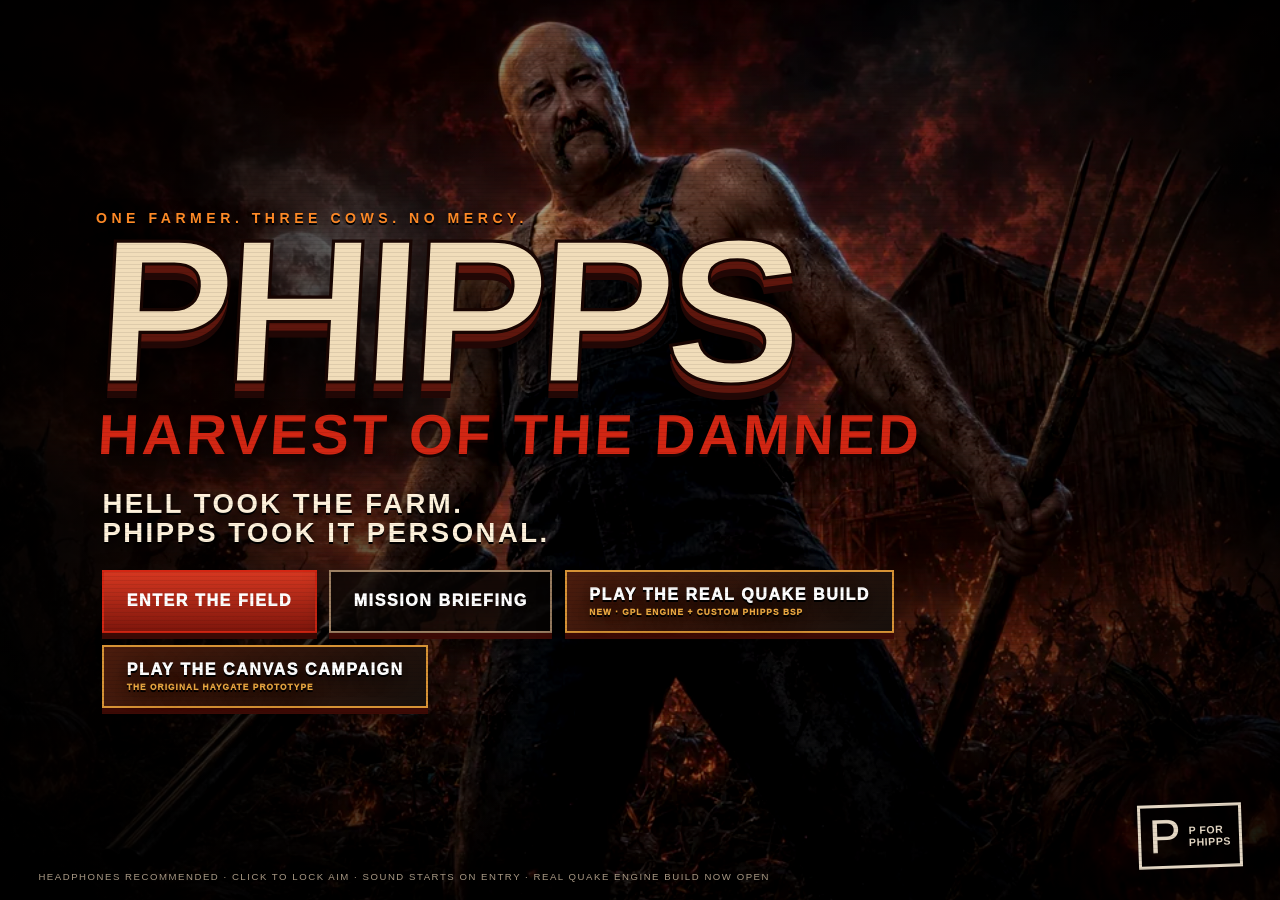
<file: index.html>
<!doctype html>
<html lang="en">
<head>
  <meta charset="utf-8">
  <meta name="viewport" content="width=device-width, initial-scale=1, viewport-fit=cover">
  <meta name="theme-color" content="#080403">
  <meta name="description" content="Phipps: Harvest of the Damned — an original browser FPS about one farmer, three cows, and a very bad night.">
  <title>Phipps: Harvest of the Damned</title>
  <link rel="stylesheet" href="style.css">
</head>
<body>
  <main id="app">
    <section id="title-screen" class="screen active" aria-labelledby="game-title">
      <div class="title-art" aria-hidden="true"></div>
      <div class="title-vignette" aria-hidden="true"></div>
      <div class="title-content">
        <p class="eyebrow">ONE FARMER. THREE COWS. NO MERCY.</p>
        <h1 id="game-title"><span>PHIPPS</span><small>HARVEST OF THE DAMNED</small></h1>
        <p class="tagline">HELL TOOK THE FARM.<br>PHIPPS TOOK IT PERSONAL.</p>
        <div class="title-actions">
          <button id="start-button" class="blood-button">ENTER THE FIELD</button>
          <button id="briefing-button" class="ghost-button">MISSION BRIEFING</button>
          <a class="campaign-button" href="quake/"><span>PLAY THE REAL QUAKE BUILD</span><small>NEW · GPL ENGINE + CUSTOM PHIPPS BSP</small></a>
          <a class="campaign-button" href="campaign.html"><span>PLAY THE CANVAS CAMPAIGN</span><small>THE ORIGINAL HAYGATE PROTOTYPE</small></a>
        </div>
      </div>
      <div class="rating-stamp" aria-hidden="true"><strong>P</strong><span>P FOR<br>PHIPPS</span></div>
      <p class="boot-note">HEADPHONES RECOMMENDED · CLICK TO LOCK AIM · SOUND STARTS ON ENTRY · REAL QUAKE ENGINE BUILD NOW OPEN</p>
    </section>

    <section id="game-screen" class="screen" aria-label="Game">
      <div id="game-shell">
        <canvas id="game" width="960" height="540" tabindex="0" aria-label="First-person game view"></canvas>
        <div class="scanlines" aria-hidden="true"></div>
        <div id="damage-flash" aria-hidden="true"></div>
        <div id="crosshair" aria-hidden="true"><i></i><i></i></div>
        <div id="boss-bar" class="hidden" aria-live="polite">
          <span>THE INFERNAL COMBINE</span>
          <div><i id="boss-health"></i></div>
        </div>
        <div id="dialogue" class="hidden" aria-live="polite">
          <strong>PHIPPS</strong><span id="dialogue-text"></span>
        </div>
        <div id="objective">FIND THE HERD. CLEANSE THE FIELD.</div>
        <div id="hud" aria-label="Player status">
          <div class="hud-identity">
            <img src="assets/phipps.png" alt="Phipps">
            <div><span class="hud-label">PHIPPS</span><strong id="health">100</strong><small>VITALITY</small></div>
          </div>
          <div class="hud-ammo"><span class="hud-label">12 GAUGE</span><strong id="ammo">12</strong><small>SHELLS</small></div>
          <div class="hud-mission">
            <div><span>COWS</span><strong id="cows">0 / 3</strong></div>
            <div><span>CLEANSED</span><strong id="kills">0 / 10</strong></div>
          </div>
        </div>
        <button id="sound-toggle" aria-label="Mute sound" title="Mute sound">SOUND: ON</button>
        <button id="pause-button" aria-label="Pause game" title="Pause game">II</button>
      </div>

      <div id="touch-controls" aria-label="Touch controls">
        <div class="touch-pad">
          <button data-control="forward" aria-label="Move forward">▲</button>
          <div><button data-control="left" aria-label="Turn left">◀</button><button data-control="back" aria-label="Move backward">▼</button><button data-control="right" aria-label="Turn right">▶</button></div>
        </div>
        <button id="touch-fire" aria-label="Fire shotgun">FIRE</button>
      </div>
      <p class="controls-copy"><b>WASD</b> MOVE · <b>MOUSE / ARROWS</b> AIM · <b>CLICK / SPACE</b> FIRE · <b>ESC</b> PAUSE</p>
    </section>

    <div id="briefing" class="modal hidden" role="dialog" aria-modal="true" aria-labelledby="briefing-title">
      <div class="modal-panel dossier">
        <button class="modal-close" aria-label="Close briefing">×</button>
        <p class="eyebrow">INCIDENT REPORT · 03:17 AM</p>
        <h2 id="briefing-title">THE SOUTH FIELD HAS GONE TO HELL.</h2>
        <div class="briefing-grid">
          <img src="assets/phipps.png" alt="Phipps, farmer and last line of defense">
          <div>
            <p>The pumpkins are screaming. The scarecrows are walking. Something stole all three cows and parked an infernal combine beyond the south fence.</p>
            <ul>
              <li>Recover the herd.</li>
              <li>Cleanse ten field abominations.</li>
              <li>Turn off the combine. Permanently.</li>
            </ul>
            <blockquote>“I’m like you. I was trying to get some sleep.”</blockquote>
          </div>
        </div>
        <button id="briefing-start" class="blood-button">AH HELL. LET'S GO.</button>
      </div>
    </div>

    <div id="pause-overlay" class="modal hidden" role="dialog" aria-modal="true" aria-labelledby="pause-title">
      <div class="modal-panel compact">
        <p class="eyebrow">FIELD OPERATIONS SUSPENDED</p>
        <h2 id="pause-title">PAUSED</h2>
        <button id="resume-button" class="blood-button">GET BACK TO WORK</button>
        <button id="quit-button" class="ghost-button">RETURN TO TITLE</button>
      </div>
    </div>

    <div id="end-screen" class="screen" aria-live="assertive">
      <div class="end-art"></div>
      <div class="end-copy">
        <p class="eyebrow" id="end-eyebrow">THE FARM REMEMBERS</p>
        <h2 id="end-title">DAWN OVER PHIPPS FARM</h2>
        <p id="end-text"></p>
        <div id="end-stats"></div>
        <button id="restart-button" class="blood-button">WORK ANOTHER SHIFT</button>
        <button id="end-title-button" class="ghost-button">RETURN TO TITLE</button>
      </div>
    </div>
  </main>
  <script src="game.js"></script>
</body>
</html>
</file>
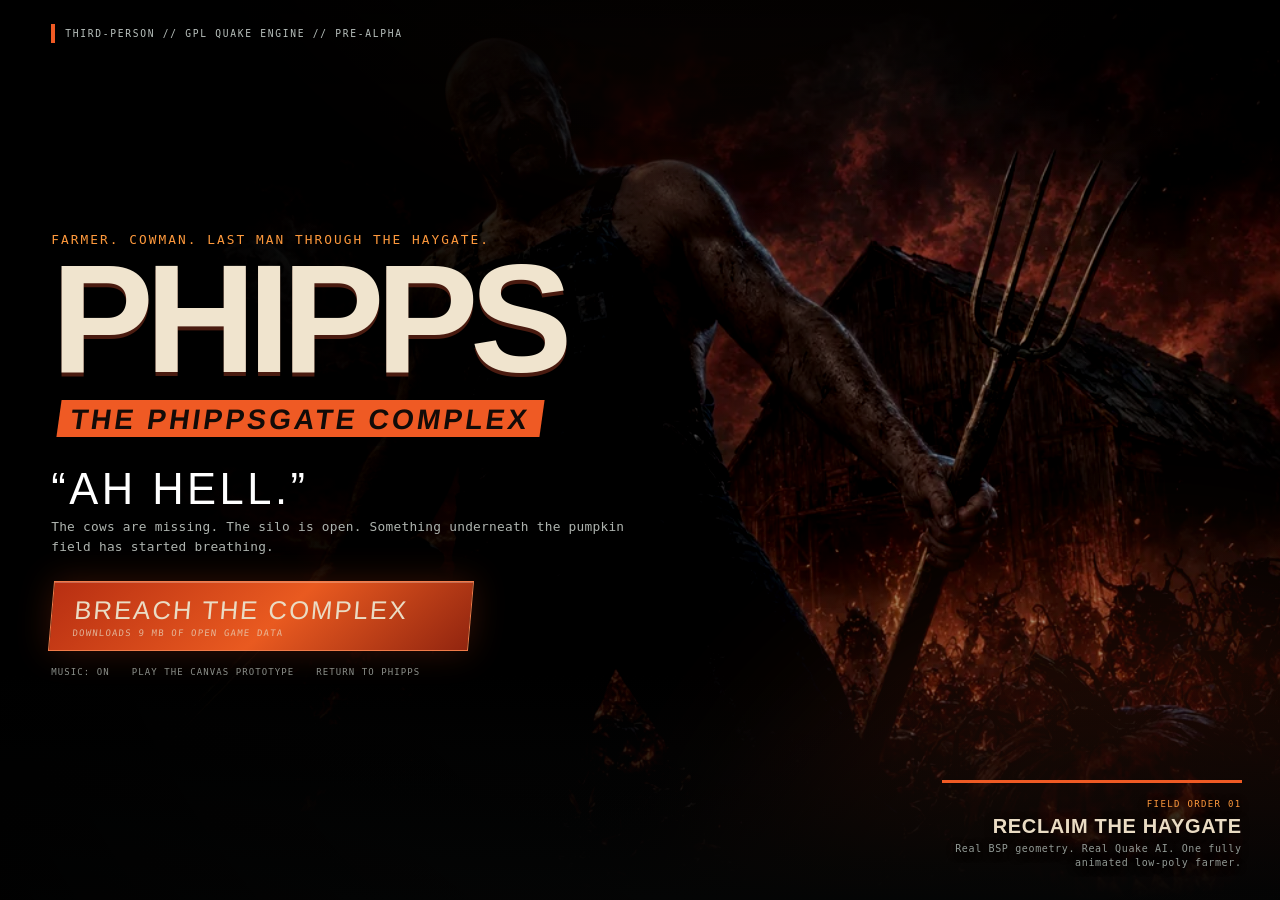
<file: quake/index.html>
<!doctype html>
<html lang="en">
<head>
  <meta charset="utf-8">
  <meta name="viewport" content="width=device-width, initial-scale=1, viewport-fit=cover">
  <meta name="theme-color" content="#090b0a">
  <meta name="description" content="Phipps: The Phippsgate Complex — a custom browser game built on the GPL Quake engine.">
  <title>Phipps: The Phippsgate Complex</title>
  <link rel="stylesheet" href="style.css?v=3">
</head>
<body>
  <main id="app">
    <section id="titleScreen" class="title-screen" aria-labelledby="gameTitle">
      <div class="smoke smoke-one"></div>
      <div class="smoke smoke-two"></div>
      <div class="title-art" aria-hidden="true"></div>
      <div class="vignette" aria-hidden="true"></div>

      <div class="classification">THIRD-PERSON // GPL QUAKE ENGINE // PRE-ALPHA</div>
      <div class="title-lockup">
        <p class="eyebrow">FARMER. COWMAN. LAST MAN THROUGH THE HAYGATE.</p>
        <h1 id="gameTitle"><span>PHIPPS</span><small>THE PHIPPSGATE COMPLEX</small></h1>
        <p class="opening-line">“AH HELL.”</p>
        <p class="mission">The cows are missing. The silo is open. Something underneath the pumpkin field has started breathing.</p>
        <button id="startButton" class="start-button" type="button">
          <span>BREACH THE COMPLEX</span>
          <small>DOWNLOADS 9 MB OF OPEN GAME DATA</small>
        </button>
        <div class="title-actions">
          <button id="musicButton" class="utility-button" type="button" aria-pressed="false">MUSIC: ON</button>
          <a href="../campaign.html">PLAY THE CANVAS PROTOTYPE</a>
          <a href="../">RETURN TO PHIPPS</a>
        </div>
      </div>

      <aside class="intel">
        <span>FIELD ORDER 01</span>
        <strong>RECLAIM THE HAYGATE</strong>
        <p>Real BSP geometry. Real Quake AI. One fully animated low-poly farmer.</p>
      </aside>
    </section>

    <section id="loadingScreen" class="loading-screen" hidden aria-live="polite">
      <div class="loader-mark">P</div>
      <p id="statusLabel">WAKING THE OLD ENGINE…</p>
      <div class="progress-track"><div id="progressBar"></div></div>
      <p id="statusDetail">Preparing Phippsgate delivery system</p>
    </section>

    <section id="gameShell" class="game-shell" hidden>
      <div class="game-frame">
        <canvas id="canvas" width="1280" height="720" tabindex="0" aria-label="Phippsgate third-person game view"></canvas>
        <textarea id="output" readonly spellcheck="false" aria-label="Quake console output"></textarea>
        <div class="scanlines" aria-hidden="true"></div>

        <aside class="phipps-hud" aria-label="Phipps status">
          <img src="../assets/phipps.png" alt="">
          <div><span>OPERATIVE</span><strong>PHIPPS</strong><em>“AH HELL.”</em></div>
        </aside>

        <div class="engine-stamp">QWASM // LQ // PHIPPS-01</div>
        <button id="gameMusicButton" class="game-music" type="button">♫</button>
      </div>
      <p id="captureHint" class="capture-hint">WASD MOVE · MOUSE AIM · CLICK FIRE · CLICK VIEW TO CAPTURE · ESC RELEASE</p>
    </section>

    <section id="errorScreen" class="error-screen" hidden>
      <p class="eyebrow">THE HAYGATE FAILED TO OPEN</p>
      <h2>AH HELL.</h2>
      <p id="errorMessage">The engine could not be started.</p>
      <button id="retryButton" class="start-button" type="button"><span>TRY IT AGAIN</span></button>
    </section>
  </main>

  <audio id="music" preload="auto"></audio>
  <a id="exportFile" hidden></a>
  <script type="module" src="main.js?v=20"></script>
</body>
</html>
</file>
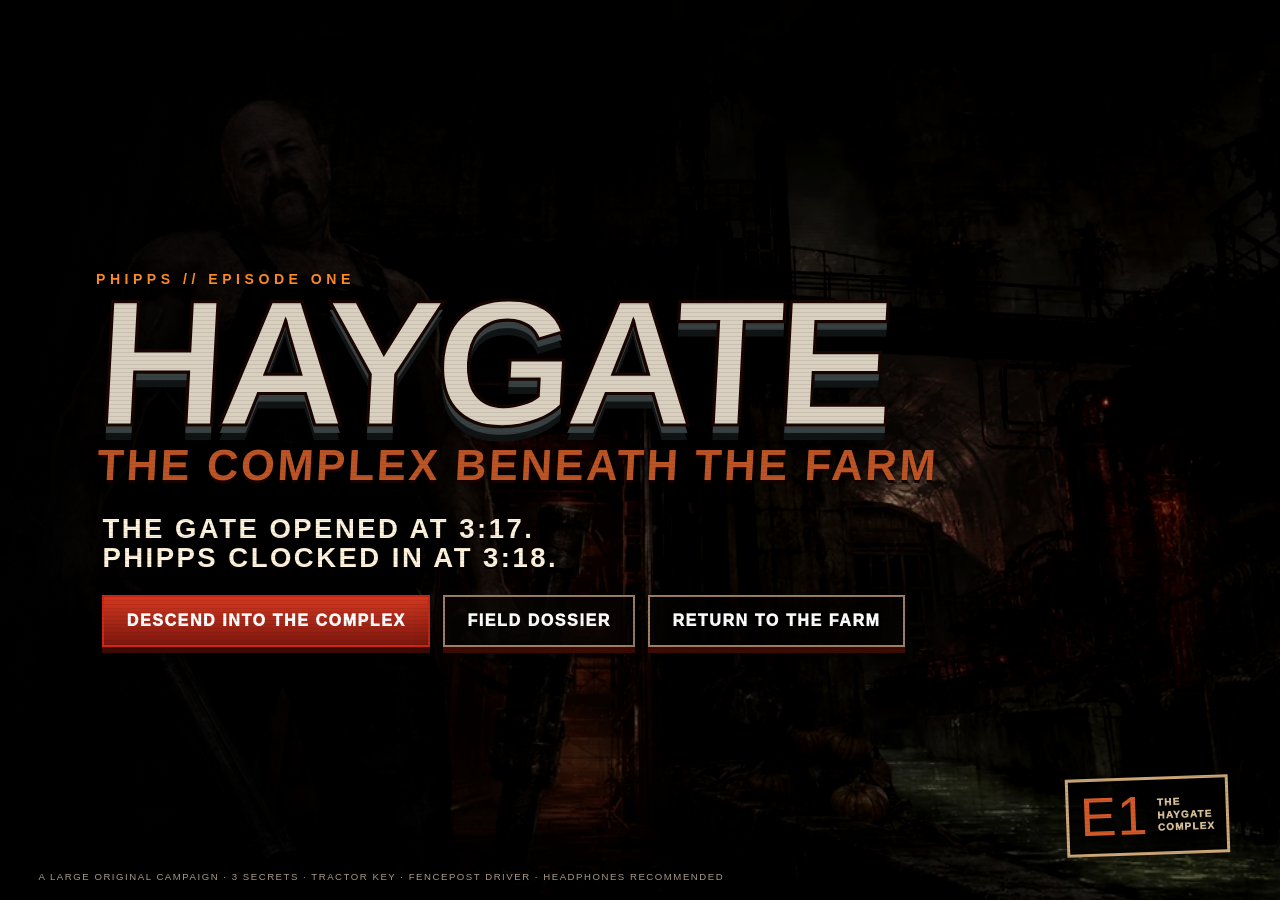
<file: campaign.html>
<!doctype html>
<html lang="en">
<head>
  <meta charset="utf-8">
  <meta name="viewport" content="width=device-width, initial-scale=1, viewport-fit=cover">
  <meta name="theme-color" content="#080707">
  <meta name="description" content="Phipps: The Haygate Complex — an original Quake-inspired browser FPS campaign.">
  <title>Phipps // The Haygate Complex</title>
  <link rel="stylesheet" href="style.css">
  <link rel="stylesheet" href="campaign.css">
</head>
<body class="campaign-page">
  <main id="app">
    <section id="title-screen" class="screen active" aria-labelledby="campaign-title">
      <div class="campaign-art" aria-hidden="true"></div>
      <div class="title-vignette" aria-hidden="true"></div>
      <div class="title-content campaign-title-copy">
        <p class="eyebrow">PHIPPS // EPISODE ONE</p>
        <h1 id="campaign-title"><span>HAYGATE</span><small>THE COMPLEX BENEATH THE FARM</small></h1>
        <p class="tagline">THE GATE OPENED AT 3:17.<br>PHIPPS CLOCKED IN AT 3:18.</p>
        <div class="title-actions">
          <button id="start-button" class="blood-button">DESCEND INTO THE COMPLEX</button>
          <button id="briefing-button" class="ghost-button">FIELD DOSSIER</button>
          <a href="index.html" class="ghost-button title-link">RETURN TO THE FARM</a>
        </div>
      </div>
      <div class="episode-stamp"><b>E1</b><span>THE<br>HAYGATE<br>COMPLEX</span></div>
      <p class="boot-note">A LARGE ORIGINAL CAMPAIGN · 3 SECRETS · TRACTOR KEY · FENCEPOST DRIVER · HEADPHONES RECOMMENDED</p>
    </section>

    <section id="game-screen" class="screen" aria-label="The Haygate Complex game">
      <div id="game-shell">
        <canvas id="game" width="960" height="540" tabindex="0" aria-label="First-person campaign view"></canvas>
        <div class="scanlines" aria-hidden="true"></div>
        <div id="damage-flash" aria-hidden="true"></div>
        <div id="water-tint" aria-hidden="true"></div>
        <div id="crosshair" aria-hidden="true"><i></i><i></i></div>
        <div id="boss-bar" class="hidden"><span>THE GATE WARDEN</span><div><i id="boss-health"></i></div></div>
        <div id="dialogue" class="hidden" aria-live="polite"><strong>PHIPPS</strong><span id="dialogue-text"></span></div>
        <div id="use-prompt" class="hidden" aria-live="polite">E · USE</div>
        <div id="objective">ENTER THE HAYGATE COMPLEX</div>
        <div id="campaign-hud" aria-label="Campaign status">
          <div class="campaign-vitals"><img src="assets/phipps.png" alt="Phipps"><div><span>VITALITY</span><strong id="health">100</strong><i><b id="health-bar"></b></i></div></div>
          <div class="campaign-weapon"><span id="weapon-name">DOUBLE BARREL</span><strong id="ammo">16</strong><small id="ammo-name">SHELLS</small></div>
          <div class="campaign-inventory">
            <div id="key-indicator"><span>TRACTOR KEY</span><strong>—</strong></div>
            <div><span>CLEANSED</span><strong id="kills">0 / 22</strong></div>
            <div><span>SECRETS</span><strong id="secrets">0 / 3</strong></div>
          </div>
        </div>
        <div id="weapon-switch"><span>1 · BOOMSTICK</span><span>2 · POST DRIVER</span></div>
        <button id="sound-toggle" aria-label="Mute sound">SOUND: ON</button>
        <button id="pause-button" aria-label="Pause game">II</button>
      </div>
      <div id="touch-controls" aria-label="Touch controls">
        <div class="touch-pad"><button data-control="forward" aria-label="Move forward">▲</button><div><button data-control="left" aria-label="Turn left">◀</button><button data-control="back" aria-label="Move backward">▼</button><button data-control="right" aria-label="Turn right">▶</button></div></div>
        <div class="touch-actions"><button id="touch-use" aria-label="Use or open">USE</button><button id="touch-switch" aria-label="Switch weapon">SWAP</button><button id="touch-fire" aria-label="Fire weapon">FIRE</button></div>
      </div>
      <p class="controls-copy"><b>WASD</b> MOVE · <b>MOUSE</b> AIM · <b>CLICK</b> FIRE · <b>E</b> USE · <b>1 / 2</b> WEAPONS · <b>ESC</b> PAUSE</p>
    </section>

    <div id="briefing" class="modal hidden" role="dialog" aria-modal="true" aria-labelledby="briefing-title">
      <div class="modal-panel dossier campaign-dossier">
        <button class="modal-close" aria-label="Close dossier">×</button>
        <p class="eyebrow">PHIPPS AGRICULTURAL INCIDENT COMMAND</p>
        <h2 id="briefing-title">THE HAYGATE COMPLEX</h2>
        <div class="briefing-grid">
          <img src="assets/phipps.png" alt="Phipps">
          <div>
            <p>A prehuman machine has awakened beneath the milking shed. It is pumping something red through the irrigation system, and Cow Seven has gone through the gate.</p>
            <ul>
              <li>Cross the condemned processing wing.</li>
              <li>Recover the brass tractor key.</li>
              <li>Restart the freight elevator.</li>
              <li>Kill the Gate Warden and close the Haygate.</li>
            </ul>
            <blockquote>“I’m like you. I also dislike unauthorized excavation.”</blockquote>
          </div>
        </div>
        <button id="briefing-start" class="blood-button">AH HELL. OPEN THE HATCH.</button>
      </div>
    </div>

    <div id="pause-overlay" class="modal hidden" role="dialog" aria-modal="true" aria-labelledby="pause-title">
      <div class="modal-panel compact"><p class="eyebrow">SHIFT INTERRUPTED</p><h2 id="pause-title">PAUSED</h2><button id="resume-button" class="blood-button">CONTINUE DESCENT</button><button id="restart-button" class="ghost-button">RESTART COMPLEX</button><a class="ghost-button pause-link" href="index.html">RETURN TO FARM</a></div>
    </div>

    <div id="end-screen" class="screen" aria-live="assertive">
      <div class="campaign-art end-art"></div>
      <div class="end-copy"><p class="eyebrow" id="end-eyebrow">E1 COMPLETE</p><h2 id="end-title">THE HAYGATE IS SILENT</h2><p id="end-text"></p><div id="end-stats"></div><button id="end-restart" class="blood-button">RUN THE COMPLEX AGAIN</button><a href="index.html" class="ghost-button title-link">RETURN TO THE FARM</a></div>
    </div>
  </main>
  <script src="campaign.js"></script>
</body>
</html>
</file>
<file: style.css>
:root {
  --black: #050403;
  --coal: #100b08;
  --bone: #e8d9bd;
  --rust: #a32e18;
  --blood: #d22613;
  --ember: #ff8a27;
  --mud: #3b2418;
}

* { box-sizing: border-box; }

html, body { width: 100%; min-height: 100%; margin: 0; background: #000; color: var(--bone); }

body {
  overflow: hidden;
  font-family: "Arial Narrow", "Roboto Condensed", Arial, sans-serif;
  letter-spacing: .035em;
}

button { font: inherit; }

.screen {
  position: fixed;
  inset: 0;
  display: none;
  background: var(--black);
}

.screen.active { display: flex; }
.hidden { display: none !important; }

#title-screen {
  align-items: center;
  justify-content: center;
  isolation: isolate;
  overflow: hidden;
}

.title-art, .end-art {
  position: absolute;
  inset: -3%;
  z-index: -3;
  background: #160906 url("assets/title-key-art.webp") center 35% / cover no-repeat;
  filter: saturate(.92) contrast(1.14) brightness(.72);
  animation: title-breathe 14s ease-in-out infinite alternate;
}

.title-vignette {
  position: absolute;
  inset: 0;
  z-index: -2;
  background:
    radial-gradient(circle at 50% 45%, transparent 10%, rgba(0,0,0,.28) 55%, #000 105%),
    linear-gradient(90deg, rgba(0,0,0,.85), transparent 45%, rgba(0,0,0,.18));
}

#title-screen::after, #end-screen::after {
  content: "";
  position: absolute;
  inset: 0;
  pointer-events: none;
  background-image: repeating-linear-gradient(0deg, transparent 0 3px, rgba(0,0,0,.16) 4px);
  mix-blend-mode: multiply;
}

.title-content {
  width: min(93vw, 1240px);
  padding: 5vh 4vw;
  margin-top: 2vh;
  text-align: left;
  text-shadow: 0 4px 18px #000, 0 2px 0 #000;
}

.eyebrow {
  margin: 0 0 .55rem;
  color: var(--ember);
  font-size: clamp(.65rem, 1.1vw, .9rem);
  font-weight: 900;
  letter-spacing: .32em;
  text-transform: uppercase;
}

h1 {
  max-width: 900px;
  margin: 0;
  font-family: Impact, Haettenschweiler, "Arial Narrow Bold", sans-serif;
  font-weight: 900;
  line-height: .75;
  text-transform: uppercase;
  transform: skew(-3deg);
}

h1 > span {
  display: block;
  color: #f1ddba;
  font-size: clamp(5.8rem, 16vw, 13.5rem);
  letter-spacing: -.045em;
  -webkit-text-stroke: clamp(1px, .25vw, 4px) #180502;
  text-shadow: 0 .045em 0 #5e160d, 0 .08em 0 #220705, 0 .15em .18em #000;
}

h1 small {
  display: block;
  margin: .34em 0 0 .12em;
  color: var(--blood);
  font-size: clamp(1.6rem, 4.4vw, 3.8rem);
  letter-spacing: .06em;
  line-height: .95;
  text-shadow: 0 3px 0 #160302, 0 7px 20px #000;
}

.tagline {
  margin: 1.8rem 0 1.4rem .4rem;
  color: #fff2dc;
  font-size: clamp(1rem, 2.15vw, 1.75rem);
  font-weight: 900;
  line-height: 1.05;
  letter-spacing: .09em;
}

.title-actions { display: flex; flex-wrap: wrap; gap: .8rem; margin-left: .4rem; }

.blood-button, .ghost-button, .campaign-button {
  min-height: 52px;
  padding: .85rem 1.4rem;
  border: 2px solid var(--blood);
  border-radius: 0;
  color: white;
  font-weight: 950;
  letter-spacing: .1em;
  text-transform: uppercase;
  cursor: pointer;
  text-decoration: none;
  box-shadow: 0 6px 0 #3d0a05, 0 11px 24px rgba(0,0,0,.55);
  transition: transform .12s, filter .12s, background .12s;
}

.blood-button { background: linear-gradient(#d53720, #7f160c); }
.ghost-button { background: rgba(8,5,4,.74); border-color: #9d8063; }
.campaign-button { display: inline-flex; flex-direction: column; justify-content: center; border-color: #d69235; background: linear-gradient(135deg, #4b1c0d, #17100c); }
.campaign-button small { margin-top: .2rem; color: #e9a640; font-size: .52rem; letter-spacing: .13em; }
.blood-button:hover, .ghost-button:hover, .campaign-button:hover { filter: brightness(1.22); transform: translateY(-2px); }
.blood-button:active, .ghost-button:active, .campaign-button:active { transform: translateY(4px); box-shadow: 0 2px 0 #3d0a05; }
.blood-button:focus-visible, .ghost-button:focus-visible, .campaign-button:focus-visible, button:focus-visible { outline: 3px solid #ffd27e; outline-offset: 4px; }

.rating-stamp {
  position: absolute;
  right: 3vw;
  bottom: 3.5vh;
  display: flex;
  align-items: center;
  gap: .45rem;
  padding: .32rem .5rem;
  border: 3px solid #e4d7c4;
  color: #e4d7c4;
  background: rgba(0,0,0,.68);
  transform: rotate(-2deg);
}
.rating-stamp strong { font: 3rem/1 Impact, sans-serif; }
.rating-stamp span { font-size: .66rem; font-weight: 900; }
.boot-note { position: absolute; left: 3vw; bottom: 2vh; margin: 0; color: #ab9b86; font-size: .6rem; letter-spacing: .16em; }

#game-screen { flex-direction: column; align-items: center; justify-content: center; background: #050302; }

#game-shell {
  position: relative;
  width: min(100vw, calc((100vh - 42px) * 16 / 9));
  aspect-ratio: 16 / 9;
  max-height: calc(100vh - 42px);
  overflow: hidden;
  border: 1px solid #4a1b12;
  box-shadow: 0 0 0 5px #0d0806, 0 0 70px #3c0b06;
  background: black;
}

#game { width: 100%; height: 100%; display: block; image-rendering: pixelated; cursor: crosshair; }

.scanlines {
  position: absolute;
  inset: 0;
  pointer-events: none;
  opacity: .2;
  background: repeating-linear-gradient(0deg, transparent 0 3px, rgba(0,0,0,.7) 4px);
  mix-blend-mode: multiply;
}

#damage-flash { position: absolute; inset: 0; pointer-events: none; background: rgba(216, 20, 0, 0); box-shadow: inset 0 0 90px rgba(255,0,0,0); transition: background .1s; }
#damage-flash.hit { background: rgba(216,20,0,.24); box-shadow: inset 0 0 120px rgba(255,0,0,.75); }

#crosshair { position: absolute; left: 50%; top: 50%; width: 24px; height: 24px; transform: translate(-50%,-50%); pointer-events: none; opacity: .75; }
#crosshair i { position: absolute; left: 50%; top: 50%; background: #f2d9af; box-shadow: 0 0 4px black; transform: translate(-50%,-50%); }
#crosshair i:first-child { width: 20px; height: 2px; }
#crosshair i:last-child { width: 2px; height: 20px; }

#hud {
  position: absolute;
  left: 0; right: 0; bottom: 0;
  height: 15.5%;
  display: grid;
  grid-template-columns: 1fr .6fr 1fr;
  align-items: stretch;
  border-top: 3px solid #7a1b0d;
  color: #f8ead1;
  background: linear-gradient(180deg, rgba(17,8,5,.9), rgba(3,2,2,.98));
  box-shadow: 0 -10px 30px rgba(0,0,0,.5);
}

.hud-identity { display: flex; align-items: center; min-width: 0; }
.hud-identity img { width: 28%; align-self: stretch; object-fit: contain; object-position: bottom; filter: sepia(.22) contrast(1.08); background: radial-gradient(circle at 50% 40%, #4a2118, #100806); }
.hud-identity > div, .hud-ammo { display: grid; align-content: center; padding: 0 6%; }
.hud-label, #hud small { display: block; font-size: clamp(.45rem, .9vw, .72rem); color: #b19a7e; font-weight: 900; letter-spacing: .18em; }
#hud strong { font: clamp(1.7rem, 4vw, 3.3rem)/.88 Impact, sans-serif; }
.hud-identity strong { color: #f7e9cf; }
.hud-ammo { text-align: center; border-inline: 1px solid #442018; }
.hud-ammo strong { color: var(--ember); }
.hud-mission { display: grid; grid-template-columns: 1fr 1fr; align-items: center; text-align: center; }
.hud-mission div:first-child { border-right: 1px solid #442018; }
.hud-mission span { display: block; color: #ad8f71; font-size: clamp(.45rem, .85vw, .68rem); font-weight: 900; letter-spacing: .16em; }
.hud-mission strong { font-size: clamp(1.15rem, 2.5vw, 2rem) !important; }

#objective { position: absolute; left: 50%; top: 4%; transform: translateX(-50%); color: #f2d9b1; font-size: clamp(.54rem, 1.2vw, .8rem); font-weight: 900; letter-spacing: .18em; text-shadow: 0 2px 4px black; white-space: nowrap; }

#dialogue {
  position: absolute;
  left: 50%;
  bottom: 18%;
  width: min(86%, 680px);
  padding: .75rem 1rem;
  transform: translateX(-50%);
  border-left: 5px solid var(--blood);
  color: white;
  background: rgba(5,3,2,.88);
  box-shadow: 0 6px 24px black;
  font-size: clamp(.7rem, 1.65vw, 1rem);
}
#dialogue strong { margin-right: .75rem; color: var(--ember); letter-spacing: .13em; }

#boss-bar { position: absolute; left: 50%; top: 8%; width: 52%; transform: translateX(-50%); text-align: center; color: #f7dfba; font: clamp(.7rem, 1.5vw, 1rem) Impact, sans-serif; letter-spacing: .14em; text-shadow: 0 2px 4px black; }
#boss-bar > div { height: 11px; margin-top: 5px; border: 2px solid #d5b68b; background: #120604; box-shadow: 0 2px 5px black; }
#boss-health { display: block; width: 100%; height: 100%; background: linear-gradient(90deg, #7a1008, #e0401c); transition: width .2s; }

#sound-toggle, #pause-button { position: absolute; top: 2.2%; border: 1px solid rgba(230,210,180,.5); color: #d4c3a9; background: rgba(0,0,0,.55); font-size: clamp(.46rem, .8vw, .65rem); font-weight: 900; letter-spacing: .1em; cursor: pointer; }
#sound-toggle { right: 2%; padding: .5rem .65rem; }
#pause-button { left: 2%; width: 34px; height: 30px; }

.controls-copy { height: 30px; margin: 12px 0 0; color: #7d6b59; font-size: .64rem; letter-spacing: .13em; }
.controls-copy b { color: #b8a58f; }

.modal {
  position: fixed;
  inset: 0;
  z-index: 50;
  display: grid;
  place-items: center;
  padding: 1rem;
  background: rgba(0,0,0,.86);
  backdrop-filter: blur(5px);
}

.modal-panel {
  position: relative;
  width: min(760px, 95vw);
  padding: clamp(1.3rem, 4vw, 3rem);
  border: 2px solid #77412b;
  background: linear-gradient(135deg, #21150e, #090604 60%);
  box-shadow: 0 18px 80px #000, inset 0 0 60px rgba(113,36,15,.16);
}
.modal-panel h2, .end-copy h2 { margin: 0 0 1rem; font: clamp(2.2rem, 7vw, 5.8rem)/.88 Impact, sans-serif; color: #ebdac0; letter-spacing: .02em; text-transform: uppercase; text-shadow: 0 4px 0 #461008; }
.modal-close { position: absolute; top: .5rem; right: .7rem; border: 0; color: #d9c2a4; background: transparent; font-size: 2rem; cursor: pointer; }
.briefing-grid { display: grid; grid-template-columns: 190px 1fr; gap: 1.5rem; align-items: end; }
.briefing-grid img { width: 100%; max-height: 300px; object-fit: contain; object-position: bottom; filter: sepia(.35) contrast(1.15); border-bottom: 2px solid var(--rust); }
.briefing-grid p, .briefing-grid li { line-height: 1.55; color: #c9b89e; }
.briefing-grid ul { padding-left: 1.15rem; }
.briefing-grid li::marker { color: var(--blood); }
blockquote { margin: 1rem 0; padding-left: 1rem; border-left: 3px solid var(--rust); color: #f0d7af; font-weight: 900; font-style: italic; }
.dossier > .blood-button { width: 100%; margin-top: 1.2rem; }
.compact { width: min(450px, 92vw); text-align: center; }
.compact button { width: 100%; margin-top: .7rem; }

#end-screen { z-index: 40; align-items: center; justify-content: center; text-align: center; overflow: hidden; }
#end-screen .end-art { background-position: center; filter: grayscale(.25) sepia(.5) brightness(.34) contrast(1.25); }
.end-copy { position: relative; z-index: 2; width: min(780px, 91vw); padding: 2rem; text-shadow: 0 3px 14px black; }
.end-copy h2 { font-size: clamp(3.5rem, 10vw, 8rem); }
.end-copy > p:not(.eyebrow) { max-width: 650px; margin: 0 auto 1.3rem; color: #dac8ae; line-height: 1.6; }
#end-stats { margin: 1.5rem; color: var(--ember); font-weight: 900; letter-spacing: .14em; }
.end-copy button { margin: .35rem; }

#touch-controls { display: none; }

@keyframes title-breathe { from { transform: scale(1.01); } to { transform: scale(1.065); } }

@media (max-width: 720px) {
  .title-content { align-self: end; padding-bottom: 14vh; }
  h1 > span { font-size: clamp(4.7rem, 25vw, 8rem); }
  h1 small { font-size: clamp(1.25rem, 7vw, 2.6rem); }
  .tagline { font-size: .88rem; }
  .title-actions { flex-direction: column; width: min(320px, 90vw); }
  .rating-stamp, .boot-note { display: none; }
  .briefing-grid { grid-template-columns: 95px 1fr; gap: .8rem; font-size: .78rem; }
  #game-shell { width: 100vw; max-height: none; }
  .controls-copy { display: none; }
}

@media (pointer: coarse), (max-width: 780px) {
  #game-screen { justify-content: flex-start; }
  #game-shell { width: 100vw; margin-top: max(0px, env(safe-area-inset-top)); }
  #touch-controls {
    display: flex;
    flex: 1;
    width: 100%;
    min-height: 130px;
    align-items: center;
    justify-content: space-between;
    padding: .5rem max(1rem, env(safe-area-inset-right)) max(.5rem, env(safe-area-inset-bottom)) max(1rem, env(safe-area-inset-left));
    background: #080503;
  }
  .touch-pad { display: grid; justify-items: center; }
  .touch-pad div { display: flex; gap: 5px; }
  #touch-controls button { width: 55px; height: 48px; border: 1px solid #6e4935; color: #e6d3b8; background: #24130d; font-weight: 900; touch-action: none; }
  #touch-fire { width: 78px !important; height: 78px !important; border-radius: 50%; border-color: #a62a18 !important; color: white !important; background: #6b130c !important; }
}

@media (prefers-reduced-motion: reduce) { .title-art, .end-art { animation: none; } }
</file>
<file: quake/style.css>
:root {
  color-scheme: dark;
  --ember: #ef5a24;
  --ember-hot: #ff9a3d;
  --bone: #eadcc4;
  --steel: #8e9895;
  --ink: #070908;
  --panel: rgba(11, 14, 13, 0.88);
}

* { box-sizing: border-box; }

html, body { width: 100%; min-height: 100%; margin: 0; background: var(--ink); }

body {
  overflow: hidden;
  color: var(--bone);
  font-family: Impact, Haettenschweiler, "Arial Narrow Bold", sans-serif;
  letter-spacing: .04em;
}

button, a { font: inherit; }
button { color: inherit; }

[hidden] { display: none !important; }

#app, .title-screen, .loading-screen, .game-shell, .error-screen {
  width: 100vw;
  width: 100dvw;
  height: 100vh;
  height: 100dvh;
}

.title-screen {
  position: relative;
  isolation: isolate;
  overflow: hidden;
  background: #080a09;
}

.title-art {
  position: absolute;
  inset: 0;
  z-index: -4;
  background:
    linear-gradient(90deg, rgba(4, 5, 5, .97) 0%, rgba(4, 5, 5, .78) 35%, rgba(4, 5, 5, .12) 72%),
    url("../assets/title-key-art.webp") 68% 35% / cover no-repeat;
  filter: saturate(.75) contrast(1.22) brightness(.76);
  transform: scale(1.02);
  animation: awaken 8s ease-out both;
}

.vignette {
  position: absolute;
  inset: 0;
  z-index: -2;
  pointer-events: none;
  background:
    radial-gradient(circle at 68% 42%, transparent 15%, rgba(0, 0, 0, .3) 65%, #000 115%),
    linear-gradient(0deg, #050606 0, transparent 25%, transparent 75%, rgba(0, 0, 0, .8) 100%);
}

.smoke {
  position: absolute;
  z-index: -3;
  width: 70vw;
  height: 70vw;
  border-radius: 50%;
  filter: blur(80px);
  opacity: .18;
  background: #bb3d18;
  animation: smoke 12s ease-in-out infinite alternate;
}

.smoke-one { right: -25vw; bottom: -45vw; }
.smoke-two { left: 20vw; top: -60vw; animation-delay: -5s; opacity: .1; }

.classification {
  position: absolute;
  top: 24px;
  left: clamp(22px, 4vw, 68px);
  border-left: 4px solid var(--ember);
  padding: 4px 10px;
  color: #b8c0bc;
  font-family: ui-monospace, SFMono-Regular, Menlo, monospace;
  font-size: clamp(9px, .75vw, 12px);
  letter-spacing: .18em;
}

.title-lockup {
  position: absolute;
  left: clamp(22px, 4vw, 68px);
  top: 50%;
  width: min(660px, 51vw);
  transform: translateY(-49%);
}

.eyebrow {
  margin: 0 0 10px;
  color: var(--ember-hot);
  font-family: ui-monospace, SFMono-Regular, Menlo, monospace;
  font-size: clamp(10px, 1vw, 14px);
  letter-spacing: .16em;
}

h1 { margin: 0; line-height: .82; text-transform: uppercase; }

h1 span {
  display: block;
  font-size: clamp(82px, 12vw, 184px);
  letter-spacing: -.055em;
  color: #f0e4ce;
  text-shadow: 0 4px 0 #4a1b10, 0 12px 35px rgba(0, 0, 0, .8);
}

h1 small {
  display: block;
  width: fit-content;
  margin: 17px 0 0 8px;
  padding: 8px 12px 6px;
  color: #120b08;
  background: var(--ember);
  font-size: clamp(17px, 2.2vw, 34px);
  letter-spacing: .11em;
  transform: skewX(-8deg);
  box-shadow: 9px 9px 0 rgba(0, 0, 0, .4);
}

.opening-line {
  margin: 28px 0 3px;
  color: white;
  font-size: clamp(22px, 3.4vw, 50px);
  letter-spacing: .08em;
}

.mission {
  max-width: 610px;
  margin: 0 0 24px;
  color: #aeb4af;
  font-family: ui-monospace, SFMono-Regular, Menlo, monospace;
  font-size: clamp(11px, 1vw, 14px);
  line-height: 1.55;
  letter-spacing: .02em;
}

.start-button {
  position: relative;
  min-width: min(420px, 100%);
  border: 1px solid #f07b49;
  padding: 14px 22px 12px;
  overflow: hidden;
  cursor: pointer;
  text-align: left;
  background: linear-gradient(135deg, #b82f12, #e95a20 54%, #92250f);
  box-shadow: 0 0 34px rgba(230, 75, 24, .22), inset 0 1px rgba(255, 255, 255, .25);
  transform: skewX(-5deg);
  transition: transform .16s ease, filter .16s ease;
}

.start-button::after {
  content: "";
  position: absolute;
  top: 0;
  left: -40%;
  width: 22%;
  height: 100%;
  background: rgba(255, 255, 255, .22);
  transform: skewX(-20deg);
  transition: left .32s ease;
}

.start-button:hover { transform: skewX(-5deg) translateX(5px); filter: brightness(1.15); }
.start-button:hover::after { left: 120%; }
.start-button:focus-visible { outline: 3px solid white; outline-offset: 3px; }
.start-button:disabled { cursor: wait; filter: grayscale(.5); }

.start-button span { display: block; font-size: clamp(20px, 2vw, 29px); letter-spacing: .08em; }
.start-button small { display: block; margin-top: 3px; font-family: ui-monospace, monospace; font-size: 9px; letter-spacing: .13em; opacity: .73; }

.title-actions { display: flex; flex-wrap: wrap; gap: 14px 22px; align-items: center; margin-top: 16px; }
.title-actions a, .utility-button {
  border: 0;
  padding: 0;
  color: #89918d;
  cursor: pointer;
  background: none;
  font-family: ui-monospace, monospace;
  font-size: 9px;
  letter-spacing: .12em;
  text-decoration: none;
}
.title-actions a:hover, .utility-button:hover { color: white; }

.intel {
  position: absolute;
  right: clamp(20px, 3vw, 52px);
  bottom: 30px;
  width: min(300px, 28vw);
  border-top: 3px solid var(--ember);
  padding: 10px 0 0;
  text-align: right;
  text-shadow: 0 2px 8px #000;
}
.intel span { color: var(--ember-hot); font-family: ui-monospace, monospace; font-size: 9px; letter-spacing: .15em; }
.intel strong { display: block; margin: 4px 0; font-size: 20px; }
.intel p { margin: 0; color: #929a95; font-family: ui-monospace, monospace; font-size: 10px; line-height: 1.4; }

.loading-screen, .error-screen {
  display: grid;
  place-content: center;
  justify-items: center;
  padding: 30px;
  text-align: center;
  background:
    radial-gradient(circle at 50% 35%, rgba(115, 39, 18, .28), transparent 40%),
    repeating-linear-gradient(90deg, transparent 0 5px, rgba(255, 255, 255, .012) 5px 6px),
    #080a09;
}

.loader-mark {
  display: grid;
  place-items: center;
  width: 92px;
  height: 92px;
  margin-bottom: 27px;
  border: 2px solid var(--ember);
  color: white;
  font-size: 67px;
  line-height: 1;
  box-shadow: inset 0 0 30px rgba(239, 90, 36, .26), 0 0 40px rgba(239, 90, 36, .15);
  transform: rotate(45deg);
  animation: loaderPulse 1.2s ease-in-out infinite alternate;
}
.loader-mark::first-letter { transform: rotate(-45deg); }
.loading-screen > p { margin: 8px 0; font-family: ui-monospace, monospace; }
#statusLabel { color: #eee; font-size: 14px; letter-spacing: .13em; }
#statusDetail { color: #6f7773; font-size: 10px; }
.progress-track { width: min(520px, 76vw); height: 3px; margin: 20px 0 4px; overflow: hidden; background: #272c29; }
#progressBar { width: 6%; height: 100%; background: var(--ember); box-shadow: 0 0 12px var(--ember); transition: width .18s linear; }

.game-shell { display: grid; place-items: center; background: black; }
.game-frame { position: relative; width: 100%; height: 100%; overflow: hidden; background: black; }
#canvas { display: block; width: 100%; height: 100%; object-fit: contain; outline: none; image-rendering: auto; background: #000; }
#output { display: none; width: 100%; height: 100%; resize: none; border: 0; padding: 18px; outline: 0; color: #b8c2bd; background: #050706; font: 12px/1.35 ui-monospace, monospace; }

.scanlines { position: absolute; inset: 0; pointer-events: none; opacity: .13; background: repeating-linear-gradient(0deg, rgba(0,0,0,.36) 0 1px, transparent 1px 4px); mix-blend-mode: multiply; }
.phipps-hud {
  position: absolute;
  left: max(13px, env(safe-area-inset-left));
  bottom: max(14px, env(safe-area-inset-bottom));
  display: flex;
  align-items: end;
  gap: 10px;
  padding: 7px 15px 7px 7px;
  border-left: 3px solid var(--ember);
  background: linear-gradient(90deg, rgba(4, 6, 5, .91), rgba(4, 6, 5, .35));
  pointer-events: none;
  filter: drop-shadow(0 4px 8px #000);
}
.phipps-hud img { width: 64px; height: 64px; object-fit: cover; object-position: 48% 23%; filter: grayscale(.35) contrast(1.2); }
.phipps-hud div { display: grid; }
.phipps-hud span { color: var(--ember-hot); font: 8px ui-monospace, monospace; letter-spacing: .16em; }
.phipps-hud strong { color: white; font-size: 24px; line-height: 1; }
.phipps-hud em { margin-top: 3px; color: #9ba29e; font: normal 9px ui-monospace, monospace; }
.engine-stamp { position: absolute; right: 14px; top: 12px; color: rgba(218,226,221,.45); font: 8px ui-monospace, monospace; letter-spacing: .16em; pointer-events: none; }
.game-music { position: absolute; right: 14px; bottom: 14px; width: 31px; height: 31px; border: 1px solid rgba(255,255,255,.25); cursor: pointer; background: rgba(0,0,0,.56); }
.capture-hint { position: absolute; z-index: 2; bottom: 8px; left: 50%; margin: 0; color: rgba(255,255,255,.6); font: 8px ui-monospace, monospace; letter-spacing: .1em; transform: translateX(-50%); pointer-events: none; animation: hintFade 7s 2s both; }

.error-screen h2 { margin: 0; color: var(--ember); font-size: clamp(72px, 14vw, 180px); line-height: .9; }
.error-screen > p:not(.eyebrow) { max-width: 640px; color: #a8afab; font: 13px/1.6 ui-monospace, monospace; }
.error-screen .start-button { min-width: 270px; margin-top: 18px; text-align: center; }

@keyframes awaken { from { opacity: 0; transform: scale(1.12); filter: saturate(.2) contrast(1.4) brightness(.2); } }
@keyframes smoke { to { transform: translate(-9vw, -5vw) scale(1.15); opacity: .28; } }
@keyframes loaderPulse { to { box-shadow: inset 0 0 52px rgba(239, 90, 36, .45), 0 0 70px rgba(239, 90, 36, .28); } }
@keyframes hintFade { 0%, 65% { opacity: 1; } 100% { opacity: 0; } }

@media (max-width: 760px), (max-height: 620px) {
  .title-art { background-position: 61% 35%; }
  .title-lockup { width: min(580px, calc(100vw - 44px)); top: 52%; }
  h1 span { font-size: clamp(66px, 23vw, 120px); }
  .mission { max-width: 75vw; }
  .intel { display: none; }
  .phipps-hud img { width: 48px; height: 48px; }
  .phipps-hud strong { font-size: 18px; }
}

@media (prefers-reduced-motion: reduce) {
  *, *::before, *::after { animation-duration: .01ms !important; animation-iteration-count: 1 !important; scroll-behavior: auto !important; }
}
</file>
<file: campaign.css>
.campaign-page { background: #020303; }

.campaign-page .campaign-art {
  position: absolute;
  inset: -3%;
  z-index: -3;
  background: #070808 url("assets/haygate-key-art.webp") center 44% / cover no-repeat;
  filter: saturate(.68) contrast(1.2) brightness(.68);
  animation: title-breathe 16s ease-in-out infinite alternate;
}

.campaign-page .title-vignette {
  background:
    radial-gradient(circle at 62% 42%, transparent 5%, rgba(0,0,0,.22) 45%, #000 105%),
    linear-gradient(90deg, rgba(0,0,0,.93) 0%, rgba(0,0,0,.5) 46%, transparent 80%);
}

.campaign-title-copy { align-self: center; }
.campaign-title-copy h1 > span { font-size: clamp(5.2rem, 14vw, 12rem); color: #d9d0bf; text-shadow: 0 .045em 0 #384142, 0 .085em 0 #101414, 0 .14em .2em #000; }
.campaign-title-copy h1 small { color: #bd5424; font-size: clamp(1.25rem,3.4vw,3rem); }
.title-link { display: inline-flex; align-items: center; justify-content: center; text-decoration: none; }

.episode-stamp {
  position: absolute;
  right: 4vw;
  bottom: 5vh;
  display: flex;
  align-items: center;
  gap: .6rem;
  padding: .55rem .7rem;
  border: 3px solid #cda776;
  color: #dac09a;
  background: rgba(0,0,0,.76);
  transform: rotate(-2deg);
}
.episode-stamp b { font: 3.4rem/1 Impact,sans-serif; color: #d45927; }
.episode-stamp span { font-size:.62rem;font-weight:950;line-height:1.25;letter-spacing:.12em; }

#water-tint { position:absolute;inset:0;pointer-events:none;background:rgba(80,105,71,0);box-shadow:inset 0 0 100px rgba(65,112,77,0);transition:background .25s; }
#water-tint.active { background:rgba(45,91,69,.15);box-shadow:inset 0 0 120px rgba(45,118,79,.4); }

#use-prompt {
  position:absolute;
  left:50%;bottom:24%;
  transform:translateX(-50%);
  padding:.45rem .75rem;
  border:1px solid #c69452;
  color:#ffe0a4;
  background:rgba(0,0,0,.78);
  font-size:clamp(.56rem,1.2vw,.78rem);
  font-weight:900;
  letter-spacing:.16em;
}

#campaign-hud {
  position:absolute;
  left:0;right:0;bottom:0;
  height:16%;
  display:grid;
  grid-template-columns:1.05fr .55fr 1.4fr;
  border-top:3px solid #6d311b;
  color:#e9decc;
  background:linear-gradient(180deg,rgba(17,16,14,.94),rgba(2,3,3,.99));
  box-shadow:0 -12px 36px rgba(0,0,0,.6);
}

.campaign-vitals { display:flex;min-width:0; }
.campaign-vitals img { width:29%;object-fit:contain;object-position:bottom;background:radial-gradient(circle,#443125,#0b0b0a);filter:sepia(.2) contrast(1.1); }
.campaign-vitals > div { flex:1;display:grid;align-content:center;padding:0 7%; }
.campaign-vitals span,.campaign-weapon span,.campaign-weapon small,.campaign-inventory span { color:#a99b87;font-size:clamp(.42rem,.8vw,.65rem);font-weight:900;letter-spacing:.16em; }
.campaign-vitals strong,.campaign-weapon strong { font:clamp(1.8rem,3.8vw,3.1rem)/.88 Impact,sans-serif; }
.campaign-vitals i { display:block;height:7px;margin-top:5px;background:#24100b; }
#health-bar { display:block;width:100%;height:100%;background:linear-gradient(90deg,#a31d11,#e26a28);transition:width .2s; }
.campaign-weapon { display:grid;align-content:center;text-align:center;border-inline:1px solid #3c2d24; }
.campaign-weapon strong { color:#e69b42; }
.campaign-inventory { display:grid;grid-template-columns:1.15fr 1fr 1fr;align-items:center;text-align:center; }
.campaign-inventory > div+div { border-left:1px solid #3c2d24; }
.campaign-inventory span { display:block; }
.campaign-inventory strong { display:block;margin-top:4px;font:clamp(1rem,2vw,1.65rem) Impact,sans-serif; }
#key-indicator.owned strong { color:#f1bd4d;text-shadow:0 0 10px #b96616; }

#weapon-switch { position:absolute;left:2%;bottom:18%;display:flex;gap:.35rem;color:#7e7569;font-size:clamp(.42rem,.8vw,.58rem);font-weight:900;letter-spacing:.08em; }
#weapon-switch span { padding:.28rem .4rem;background:rgba(0,0,0,.55); }
#weapon-switch span.active { color:#ffc067;border-bottom:2px solid #c85420; }

.campaign-dossier h2 { font-size:clamp(2.4rem,7vw,5.3rem); }
.campaign-page .pause-link { display:flex;width:100%;margin-top:.7rem;justify-content:center;align-items:center; }
.campaign-page #end-screen .campaign-art { filter:grayscale(.4) sepia(.4) brightness(.3) contrast(1.25); }

.touch-actions { display:flex;align-items:center;gap:.4rem; }
#touch-use,#touch-switch { width:55px !important;height:55px !important;border-radius:50%; }

@media(max-width:780px){
  .campaign-title-copy { align-self:end;padding-bottom:15vh; }
  .campaign-title-copy h1>span { font-size:clamp(4rem,21vw,7.5rem); }
  .episode-stamp,.campaign-page .boot-note { display:none; }
  #campaign-hud { grid-template-columns:1fr .65fr 1.4fr;height:18%; }
  .campaign-vitals img { display:none; }
  .campaign-inventory span { font-size:.36rem;letter-spacing:.05em; }
  .campaign-inventory strong { font-size:.84rem; }
  #weapon-switch { display:none; }
}
</file>
